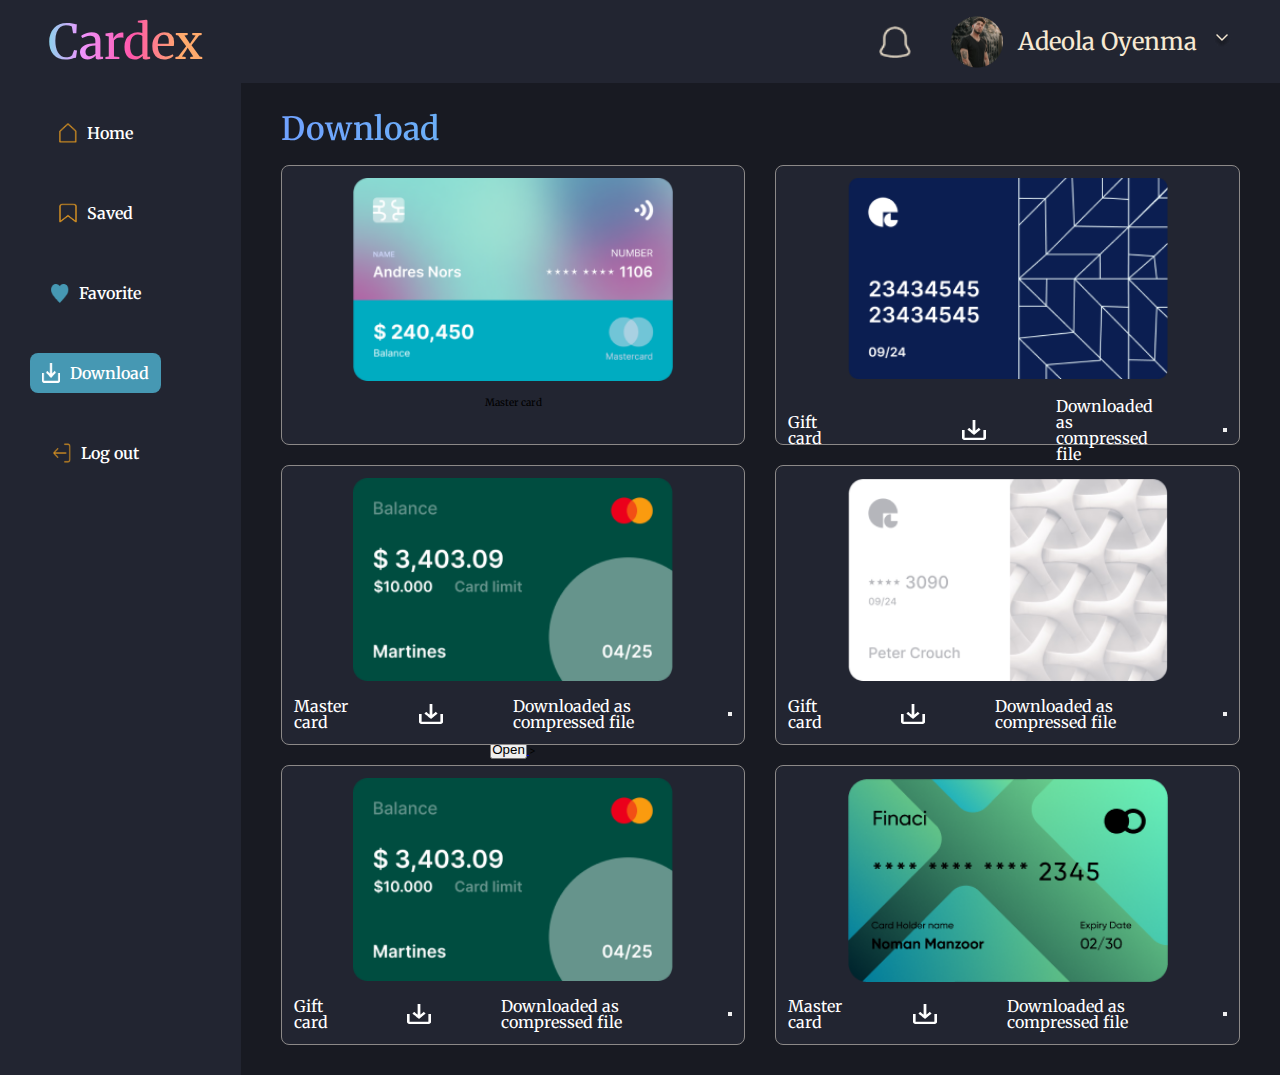
<file: download.html>
<!DOCTYPE html>
<html lang="en">
  <head>
    <meta charset="UTF-8" />
    <meta http-equiv="X-UA-Compatible" content="IE=edge" />
    <meta name="viewport" content="width=device-width, initial-scale=1.0" />
    <link rel="preconnect" href="https://fonts.googleapis.com" />
    <link rel="preconnect" href="https://fonts.gstatic.com" crossorigin />
    <link
      href="https://fonts.googleapis.com/css2?family=Big+Shoulders+Display:wght@700&family=Merriweather:wght@300;400;700;900&family=Montserrat:wght@400;500;700&display=swap"
      rel="stylesheet"
    />
    <link rel="stylesheet" href="css/saved.css" />
    <title>Download Page</title>
  </head>
  <body>
    <header class="header">
      <h1 class="logo">Cardex</h1>
      <div class="profile">
        <img
          src="img/notification.png"
          class="img img-bell"
          alt=""
        />
        <img
          src="img/pic01.png"
          class="img img-profile"
          alt=""
        />
        <p class="name">Adeola Oyenma</p>
        <img src="img/Vector.png" class="img img-icon" alt="" />
      </div>
    </header>
    <div class="wrapper">
      <aside class="aside">
        <div class="navs">
          <a href="#" class="links"
            ><img
              src="img/home.png"
              class="icon"
              alt=""
            />Home</a
          >

          <a href="" class="links"
            ><img
              src="img/saved.png"
              class="icon"
              alt=""
            />Saved</a
          >

          <a href="Team-Giraffew2/favorite.html" class="links"
            ><img
              src="img/love.png"
              class="icon"
              alt=""
            />Favorite</a
          >

          <a href="#" class="links active"
            ><img
              src="img/Vector1111.png"
              class="icon"
              alt=""
            />Download</a
          >

          <a href="#" class="links"
            ><img
              src="img/log.png"
              class="icon"
              alt=""
            />Log out</a
          >
        </div>

      </aside>
      <main class="main">
        <div class="container">
          <h1>Download</h1>
          <div class="gallery">
            <div class="card">
              <figure class="gallery-item">
                <img class="card2" src="img/new2.png" alt="" />
              </figure>
              <!-- <div class="card-info"> -->
                <div><p>Master card</p></div>
                <div><img src="img/Vector1111.png" alt="" /></div>
                <div><p class="compress">Downloaded as compressed file</p></div>
                <div><a href="#">
                  <button>Open</button>
                </a>></div>
              <!-- </div> -->
            </div>
            <div class="card">
              <figure class="gallery-item">
                <img src="img/new4.png" alt="" />
              </figure>
              <div class="card-info">
                <p>Gift card</p>
                <br><img src="img/Vector1111.png" alt="" />
                <p>Downloaded as compressed file</p>
                <button>
              </div>
            </div>
            <div class="card">
              <figure class="gallery-item">
                <img src="img/new1.png" alt="" />
              </figure>
              <div class="card-info">
                <p>Master card</p>
                <img src="img/Vector1111.png" alt="" />
                <p>Downloaded as compressed file</p>
                <button>
              </div>
            </div>
            <div class="card">
              <figure class="gallery-item">
                <img src="img/new5.png" alt="" />
              </figure>
              <div class="card-info">
                <p>Gift card</p>
                <img src="img/Vector1111.png" alt="" />
                <p>Downloaded as compressed file</p>
                <button>
              </div>
            </div>
            <div class="card">
              <figure class="gallery-item">
                <img src="img/new1.png" alt="" />
              </figure>
              <div class="card-info">
                <p>Gift card</p>
                <img src="img/Vector1111.png" alt="" />
                <p>Downloaded as compressed file</p>
                <button>
              </div>
            </div>
            <div class="card">
              <figure class="gallery-item">
                <img src="img/new3.png" alt="" />
              </figure>
              <div class="card-info">
                <p>Master card</p>
                <img src="img/Vector1111.png" alt="" />
                <p>Downloaded as compressed file</p>
                <button>
              </div>
            </div>
          </div>
        </div>
      </main>
    </div>
  </body>
</html>
</file>
<file: css/saved.css>
* {
  padding: 0;
  margin: 0;
  box-sizing: border-box;
}

html {
  font-size: 62.5%;
  overflow-x: hidden;
}

body {
  font-family: "Merriweather", sans-serif;
  font-weight: 400;
  line-height: 1;
  overflow-x: hidden;
}

.header {
  display: flex;
  justify-content: space-between;
  align-items: center;
  background-color: #222531;
  height: 8.3rem;
  padding: 0 4.8rem;
}

.logo {
  font-size: 4.8rem;
  font-weight: 500;
  background: linear-gradient(
    91.26deg,
    #8ad4ec 0%,
    #ef96ff 21.74%,
    #ff56a9 54.03%,
    #ffaa6c 85.28%
  );
  -webkit-text-fill-color: transparent;
  -webkit-background-clip: text;
}

.profile {
  display: flex;
  align-items: center;
  gap: 1.5rem;
}

.img-bell {
  width: 3.2rem;
  height: 3.2rem;
  margin-right: 2.5rem;
}

.img-profile {
  width: 5.2rem;
  height: 5.2rem;
}

.name {
  font-size: 2.4rem;
  font-weight: 400;
  color: #f6e9d3;
}

.wrapper {
  display: grid;
  grid-template-columns: 1fr 6fr;
}

.aside {
  background-color: #222531;
}

.navs {
  display: flex;
  flex-direction: column;
  align-items: center;
  gap: 4rem;
  padding: 3rem 8rem 3rem 3rem;
  margin-bottom: 7rem;
}

.links:link,
.links:visited {
  display: flex;
  align-items: center;
  text-decoration: none;
  color: #ffffff;
  font-size: 1.6rem;
  font-weight: 600;
  padding: 1rem 1.2rem;
}

.links.active:link,
.links.active:visited {
  background-color: #4698b3;
  border-radius: 8px;
}

.links:hover,
.links:active {
  background-color: #4698b3;
  border-radius: 8px;
}

.icon {
  width: 1.8rem;
  height: 2rem;
  margin-right: 1rem;
}
.main {
  background-color: #181a22;
}

.container {
  margin: 3rem 4rem;
}

.container h1 {
  font-size: 3.2rem;
  font-weight: 600;
  background: linear-gradient(91.26deg, #70a2ff 0%, #54f0d1 100%);
  -webkit-text-fill-color: transparent;
  -webkit-background-clip: text;
}

.gallery {
  display: grid;
  grid-template-columns: 1fr 1fr 1fr;
  margin-top: 2rem;
  column-gap: 3rem;
  row-gap: 2rem;
}

.card {
  display: flex;
  flex-direction: column;
  align-items: center;
  justify-content: space-between;
  gap: 10rem;
  padding: 1.2rem 1.2rem 4.4rem;
  background-color: #222531;
  border: 1px solid #8c8988;
  border-radius: 8px;
  height: 28rem;
}

.gallery-item {
  width: 32rem;
  height: 12rem;
}

.gallery-item img {
  width: 100%;
}

.card-info {
  display: flex;
  align-items: center;
  justify-content: space-between;
  gap: 7rem;
}

.card-info p {
  color: #fff;
  font-size: 1.6rem;
}

@media (max-width: 84em) {
  .gallery {
    grid-template-columns: 1fr 1fr;
  }
}

@media (max-width: 56em) {
  .gallery {
    grid-template-columns: 1fr;
  }
}

@media (max-width: 48em) {
  .wrapper {
    grid-template-columns: 32% 68%;
  }

  .card {
    padding: 0rem;
    height: 26rem;
  }

  .gallery-item {
    width: 22rem;
    height: 12rem;
  }

  .name {
    display: none;
  }

  .gallery-item img {
    width: 100%;
  }

  .img-bell {
    margin-right: 0.5rem;
  }

  .navs {
    display: flex;
    flex-direction: column;
    align-items: flex-start;
    gap: 1rem;
    padding: 0rem;
    margin-bottom: 7rem;
  }

  .gallery {
    margin-left: -3rem;
  }
}
</file>
